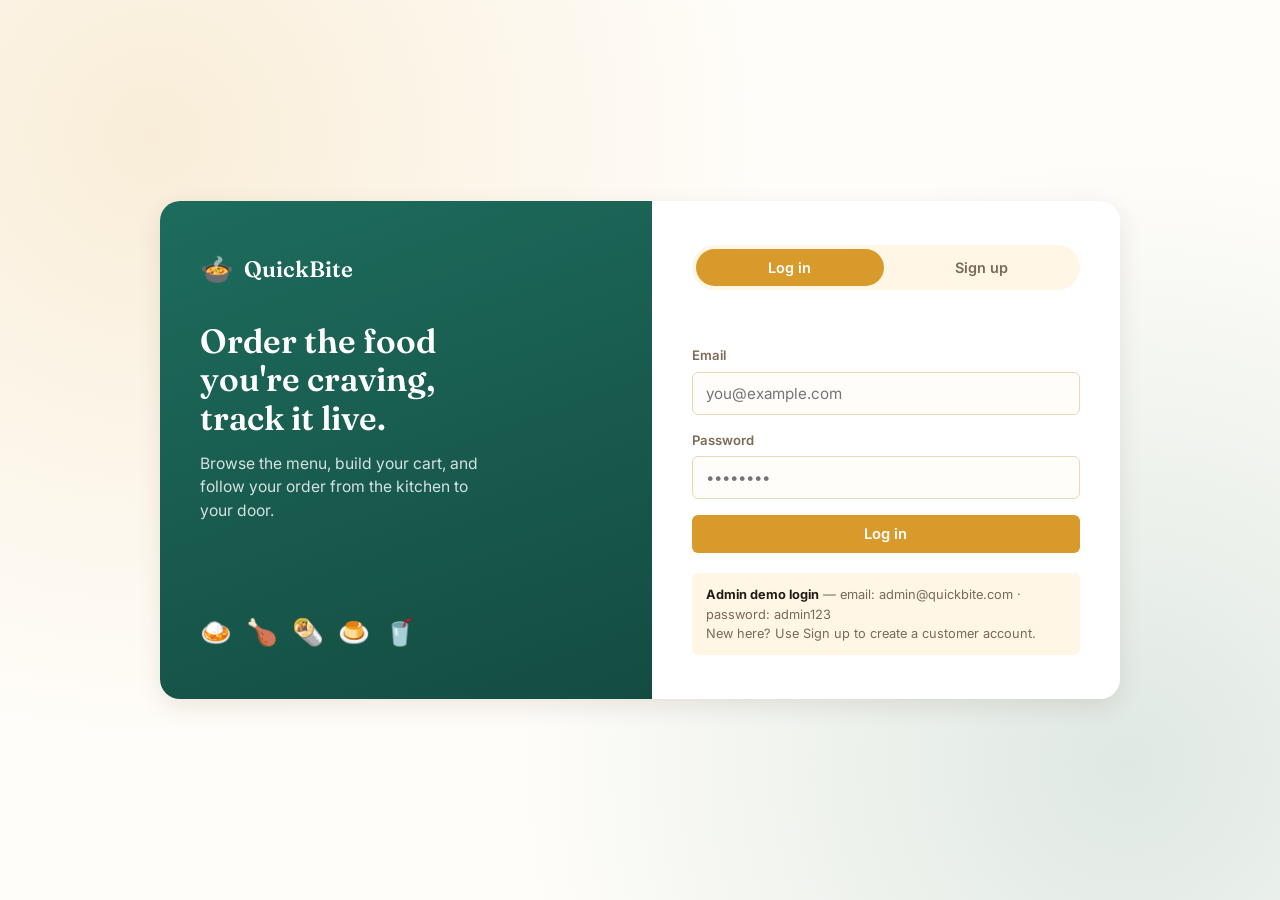
<file: index.html>
<!DOCTYPE html>
<html lang="en">
<head>
<meta charset="UTF-8">
<meta name="viewport" content="width=device-width, initial-scale=1.0">
<title>QuickBite — Sign in</title>
<link rel="stylesheet" href="style.css">
</head>
<body>

<div class="auth-shell">
  <div class="auth-card">

    <div class="auth-hero">
      <div>
        <div class="brand"><span class="brand-mark">🍲</span> QuickBite</div>
        <h1>Order the food<br>you're craving,<br>track it live.</h1>
        <p class="tagline">Browse the menu, build your cart, and follow your order from the kitchen to your door.</p>
      </div>
      <div class="hero-menu-strip">
        <span>🍛</span><span>🍗</span><span>🌯</span><span>🍮</span><span>🥤</span>
      </div>
    </div>

    <div class="auth-form-side">
      <div class="auth-tabs">
        <button type="button" id="tab-login" class="is-active">Log in</button>
        <button type="button" id="tab-signup">Sign up</button>
      </div>

      <p class="auth-message" id="auth-message"></p>

      <!-- LOGIN -->
      <form id="login-form">
        <div class="field">
          <label for="login-email">Email</label>
          <input type="email" id="login-email" required placeholder="you@example.com">
        </div>
        <div class="field">
          <label for="login-password">Password</label>
          <input type="password" id="login-password" required placeholder="••••••••">
        </div>
        <button type="submit" class="btn btn-primary btn-block">Log in</button>
      </form>

      <!-- SIGNUP -->
      <form id="signup-form" class="is-hidden">
        <div class="field">
          <label for="signup-name">Full name</label>
          <input type="text" id="signup-name" required placeholder="Priya Sharma">
        </div>
        <div class="field">
          <label for="signup-email">Email</label>
          <input type="email" id="signup-email" required placeholder="you@example.com">
        </div>
        <div class="field">
          <label for="signup-phone">Phone</label>
          <input type="tel" id="signup-phone" placeholder="98765 43210">
        </div>
        <div class="field">
          <label for="signup-password">Password</label>
          <input type="password" id="signup-password" required placeholder="Create a password">
        </div>
        <button type="submit" class="btn btn-primary btn-block">Create account</button>
      </form>

      <div class="auth-hint">
        <strong>Admin demo login</strong> — email: admin@quickbite.com · password: admin123<br>
        New here? Use Sign up to create a customer account.
      </div>
    </div>

  </div>
</div>

<script src="data.js"></script>
<script src="auth.js"></script>
</body>
</html>
</file>
<file: style.css>
/* ==========================================================================
   style.css — QuickBite
   Palette: turmeric gold + curry-leaf green + chili maroon on warm ivory.
   Layout: Flexbox for bars/rows, CSS Grid for card collections and tables.
   ========================================================================== */

@import url('https://fonts.googleapis.com/css2?family=Fraunces:opsz,wght@9..144,500;9..144,600;9..144,700&family=Inter:wght@400;500;600;700&display=swap');

:root {
  --bg: #FFFDF9;
  --surface: #FFF6E6;
  --surface-alt: #FCEFD3;
  --primary: #D89B2B;
  --primary-dark: #A97A1C;
  --secondary: #1D6C5D;
  --secondary-dark: #144C41;
  --accent: #A3321F;
  --text: #241C15;
  --text-muted: #7A6A57;
  --border: #E9D8B8;
  --white: #FFFFFF;
  --radius-sm: 6px;
  --radius: 12px;
  --radius-lg: 20px;
  --shadow: 0 8px 24px rgba(64, 44, 12, 0.10);
  --font-display: 'Fraunces', Georgia, serif;
  --font-body: 'Inter', -apple-system, BlinkMacSystemFont, sans-serif;
}

* { box-sizing: border-box; }

html, body {
  margin: 0;
  padding: 0;
  min-height: 100%;
}

body {
  background: var(--bg);
  color: var(--text);
  font-family: var(--font-body);
  line-height: 1.5;
}

h1, h2, h3 {
  font-family: var(--font-display);
  margin: 0;
  color: var(--text);
}

p { margin: 0; }

button {
  font-family: var(--font-body);
  cursor: pointer;
  border: none;
  background: none;
}

input, select, textarea {
  font-family: var(--font-body);
  font-size: 0.95rem;
}

a { color: inherit; }

.is-hidden { display: none !important; }

/* ---------- buttons ---------- */
.btn {
  display: inline-flex;
  align-items: center;
  justify-content: center;
  gap: 6px;
  padding: 10px 20px;
  border-radius: var(--radius-sm);
  font-weight: 600;
  font-size: 0.92rem;
  transition: transform 0.12s ease, box-shadow 0.12s ease;
}
.btn:active { transform: scale(0.97); }
.btn-primary { background: var(--primary); color: var(--white); }
.btn-primary:hover { background: var(--primary-dark); }
.btn-secondary { background: var(--secondary); color: var(--white); }
.btn-secondary:hover { background: var(--secondary-dark); }
.btn-outline { background: transparent; color: var(--text); border: 1.5px solid var(--border); }
.btn-outline:hover { border-color: var(--primary); color: var(--primary-dark); }
.btn-danger { background: var(--accent); color: var(--white); }
.btn-danger:hover { opacity: 0.88; }
.btn-sm { padding: 6px 12px; font-size: 0.82rem; }
.btn-block { width: 100%; }

/* ==========================================================================
   AUTH PAGE (index.html)
   ========================================================================== */
.auth-shell {
  min-height: 100vh;
  display: flex;
  align-items: center;
  justify-content: center;
  padding: 24px;
  background:
    radial-gradient(circle at 12% 15%, rgba(216,155,43,0.16), transparent 45%),
    radial-gradient(circle at 88% 85%, rgba(29,108,93,0.14), transparent 45%),
    var(--bg);
}

.auth-card {
  width: 100%;
  max-width: 960px;
  display: grid;
  grid-template-columns: 1.05fr 1fr;
  background: var(--white);
  border-radius: var(--radius-lg);
  box-shadow: var(--shadow);
  overflow: hidden;
}

.auth-hero {
  background: linear-gradient(160deg, var(--secondary) 0%, var(--secondary-dark) 100%);
  color: var(--white);
  padding: 48px 40px;
  display: flex;
  flex-direction: column;
  justify-content: space-between;
}

.auth-hero .brand {
  display: flex;
  align-items: center;
  gap: 10px;
  font-family: var(--font-display);
  font-size: 1.4rem;
  font-weight: 600;
}

.auth-hero .brand-mark { font-size: 1.7rem; }

.auth-hero h1 {
  color: var(--white);
  font-size: 2.1rem;
  line-height: 1.15;
  margin-top: 32px;
  font-weight: 600;
}

.auth-hero p.tagline {
  margin-top: 14px;
  color: rgba(255,255,255,0.82);
  font-size: 0.98rem;
  max-width: 30ch;
}

.hero-menu-strip {
  display: flex;
  gap: 14px;
  margin-top: 40px;
  font-size: 1.6rem;
}

.auth-form-side {
  padding: 44px 40px;
  display: flex;
  flex-direction: column;
}

.auth-tabs {
  display: flex;
  gap: 4px;
  background: var(--surface);
  border-radius: 999px;
  padding: 4px;
  margin-bottom: 28px;
}

.auth-tabs button {
  flex: 1;
  padding: 10px 0;
  border-radius: 999px;
  font-weight: 600;
  color: var(--text-muted);
  font-size: 0.9rem;
}

.auth-tabs button.is-active {
  background: var(--primary);
  color: var(--white);
}

.field {
  display: flex;
  flex-direction: column;
  gap: 6px;
  margin-bottom: 16px;
}

.field label {
  font-size: 0.82rem;
  font-weight: 600;
  color: var(--text-muted);
}

.field input {
  padding: 11px 13px;
  border: 1.5px solid var(--border);
  border-radius: var(--radius-sm);
  background: var(--bg);
  outline: none;
}

.field input:focus { border-color: var(--primary); }

.auth-message {
  min-height: 20px;
  font-size: 0.86rem;
  margin-bottom: 8px;
}
.auth-message.is-error { color: var(--accent); }
.auth-message.is-success { color: var(--secondary); }

.auth-hint {
  margin-top: 20px;
  padding: 12px 14px;
  background: var(--surface);
  border-radius: var(--radius-sm);
  font-size: 0.8rem;
  color: var(--text-muted);
}
.auth-hint strong { color: var(--text); }

/* ==========================================================================
   APP SHELL (user.html + admin.html share this header/nav pattern)
   ========================================================================== */
.app-header {
  display: flex;
  align-items: center;
  justify-content: space-between;
  padding: 16px 32px;
  background: var(--white);
  border-bottom: 1px solid var(--border);
  position: sticky;
  top: 0;
  z-index: 10;
  flex-wrap: wrap;
  gap: 12px;
}

.brand {
  display: flex;
  align-items: center;
  gap: 8px;
  font-family: var(--font-display);
  font-size: 1.25rem;
  font-weight: 600;
}

.app-nav {
  display: flex;
  gap: 6px;
  background: var(--surface);
  padding: 4px;
  border-radius: 999px;
}

.app-nav button {
  padding: 9px 18px;
  border-radius: 999px;
  font-weight: 600;
  font-size: 0.88rem;
  color: var(--text-muted);
  display: flex;
  align-items: center;
  gap: 6px;
}

.app-nav button.is-active {
  background: var(--secondary);
  color: var(--white);
}

.badge-count {
  background: var(--accent);
  color: var(--white);
  border-radius: 999px;
  font-size: 0.7rem;
  padding: 1px 7px;
  font-weight: 700;
}

.header-right {
  display: flex;
  align-items: center;
  gap: 14px;
}

.header-user {
  font-size: 0.88rem;
  color: var(--text-muted);
}
.header-user strong { color: var(--text); }

.app-main {
  max-width: 1180px;
  margin: 0 auto;
  padding: 32px 24px 64px;
}

.section-heading {
  display: flex;
  justify-content: space-between;
  align-items: baseline;
  flex-wrap: wrap;
  gap: 10px;
  margin-bottom: 20px;
}

.section-heading h2 { font-size: 1.5rem; }
.section-heading .muted { color: var(--text-muted); font-size: 0.9rem; }

/* ---------- category chips ---------- */
.category-row {
  display: flex;
  gap: 10px;
  flex-wrap: wrap;
  margin-bottom: 24px;
}

.chip {
  padding: 8px 16px;
  border-radius: 999px;
  border: 1.5px solid var(--border);
  font-size: 0.85rem;
  font-weight: 600;
  color: var(--text-muted);
  background: var(--white);
}

.chip.is-active {
  background: var(--primary);
  border-color: var(--primary);
  color: var(--white);
}

/* ---------- menu grid ---------- */
.menu-grid {
  display: grid;
  grid-template-columns: repeat(auto-fill, minmax(240px, 1fr));
  gap: 18px;
}

.food-card {
  background: var(--white);
  border: 1px solid var(--border);
  border-radius: var(--radius);
  padding: 18px;
  display: flex;
  flex-direction: column;
  gap: 10px;
}

.food-card .food-emoji {
  font-size: 2.2rem;
  width: 56px;
  height: 56px;
  display: flex;
  align-items: center;
  justify-content: center;
  background: var(--surface);
  border-radius: var(--radius-sm);
}

.food-card h3 { font-size: 1.05rem; }
.food-card .food-desc { color: var(--text-muted); font-size: 0.85rem; flex-grow: 1; }
.food-card .food-cat { font-size: 0.72rem; color: var(--secondary); font-weight: 700; }

.food-card-footer {
  display: flex;
  align-items: center;
  justify-content: space-between;
  margin-top: 4px;
}

.food-price { font-weight: 700; font-size: 1.05rem; }

.unavailable-tag {
  font-size: 0.75rem;
  color: var(--accent);
  font-weight: 600;
}

/* ---------- qty stepper ---------- */
.stepper {
  display: flex;
  align-items: center;
  gap: 10px;
  background: var(--surface);
  border-radius: 999px;
  padding: 4px 6px;
}

.stepper button {
  width: 26px;
  height: 26px;
  border-radius: 50%;
  background: var(--white);
  font-weight: 700;
  display: flex;
  align-items: center;
  justify-content: center;
  border: 1px solid var(--border);
}

.stepper span { min-width: 16px; text-align: center; font-weight: 600; }

/* ---------- cart ---------- */
.cart-layout {
  display: grid;
  grid-template-columns: 1.6fr 1fr;
  gap: 24px;
  align-items: start;
}

.cart-list { display: flex; flex-direction: column; gap: 12px; }

.cart-row {
  display: flex;
  align-items: center;
  gap: 14px;
  background: var(--white);
  border: 1px solid var(--border);
  border-radius: var(--radius);
  padding: 12px 16px;
}

.cart-row .food-emoji { font-size: 1.6rem; }
.cart-row .cart-row-info { flex-grow: 1; }
.cart-row .cart-row-info h4 { margin: 0 0 2px; font-size: 0.95rem; }
.cart-row .cart-row-info span { font-size: 0.8rem; color: var(--text-muted); }
.cart-row .remove-link { font-size: 0.78rem; color: var(--accent); font-weight: 600; }

.summary-card {
  background: var(--surface);
  border-radius: var(--radius);
  padding: 20px;
  display: flex;
  flex-direction: column;
  gap: 14px;
  position: sticky;
  top: 96px;
}

.summary-row {
  display: flex;
  justify-content: space-between;
  font-size: 0.9rem;
  color: var(--text-muted);
}
.summary-row.total {
  font-size: 1.1rem;
  font-weight: 700;
  color: var(--text);
  border-top: 1px dashed var(--border);
  padding-top: 12px;
}

.empty-state {
  text-align: center;
  padding: 60px 20px;
  color: var(--text-muted);
}
.empty-state .empty-emoji { font-size: 2.6rem; margin-bottom: 12px; }

/* ---------- orders ---------- */
.order-list { display: flex; flex-direction: column; gap: 14px; }

.order-card {
  background: var(--white);
  border: 1px solid var(--border);
  border-radius: var(--radius);
  padding: 18px 20px;
}

.order-card-top {
  display: flex;
  justify-content: space-between;
  align-items: flex-start;
  flex-wrap: wrap;
  gap: 10px;
  margin-bottom: 10px;
}

.order-id { font-weight: 700; }
.order-date { font-size: 0.8rem; color: var(--text-muted); }
.order-items { font-size: 0.85rem; color: var(--text-muted); margin-bottom: 8px; }
.order-total { font-weight: 700; }

.status-pill {
  padding: 5px 13px;
  border-radius: 999px;
  font-size: 0.75rem;
  font-weight: 700;
  white-space: nowrap;
}
.status-Placed { background: #EFE7DA; color: #6B5D4F; }
.status-Preparing { background: #FBEBC7; color: #8A5F0B; }
.status-Out-for-Delivery { background: #DCEEE9; color: #14524A; }
.status-Delivered { background: #DDEFDD; color: #256B25; }
.status-Cancelled { background: #F6DEDA; color: #8A2A1A; }

/* ==========================================================================
   ADMIN
   ========================================================================== */
.stat-grid {
  display: grid;
  grid-template-columns: repeat(auto-fit, minmax(200px, 1fr));
  gap: 16px;
  margin-bottom: 32px;
}

.stat-card {
  background: var(--white);
  border: 1px solid var(--border);
  border-radius: var(--radius);
  padding: 20px;
}
.stat-card .stat-label { font-size: 0.8rem; color: var(--text-muted); font-weight: 600; }
.stat-card .stat-value { font-family: var(--font-display); font-size: 1.9rem; margin-top: 6px; }

.admin-layout {
  display: grid;
  grid-template-columns: 320px 1fr;
  gap: 24px;
  align-items: start;
}

.panel {
  background: var(--white);
  border: 1px solid var(--border);
  border-radius: var(--radius);
  padding: 20px;
}
.panel h3 { font-size: 1.05rem; margin-bottom: 16px; }

.form-grid {
  display: flex;
  flex-direction: column;
  gap: 12px;
}

.form-grid .two-col {
  display: grid;
  grid-template-columns: 1fr 1fr;
  gap: 12px;
}

.form-grid label {
  font-size: 0.78rem;
  font-weight: 600;
  color: var(--text-muted);
  display: block;
  margin-bottom: 4px;
}

.form-grid input, .form-grid select, .form-grid textarea {
  width: 100%;
  padding: 9px 11px;
  border: 1.5px solid var(--border);
  border-radius: var(--radius-sm);
  background: var(--bg);
  outline: none;
}
.form-grid input:focus, .form-grid select:focus, .form-grid textarea:focus { border-color: var(--primary); }

.checkbox-row { display: flex; align-items: center; gap: 8px; }
.checkbox-row input { width: auto; }

.form-actions { display: flex; gap: 10px; margin-top: 4px; }

.data-table {
  width: 100%;
  border-collapse: collapse;
  font-size: 0.88rem;
}
.data-table th {
  text-align: left;
  padding: 10px 12px;
  color: var(--text-muted);
  font-size: 0.75rem;
  font-weight: 700;
  border-bottom: 2px solid var(--border);
}
.data-table td {
  padding: 12px;
  border-bottom: 1px solid var(--border);
  vertical-align: middle;
}
.data-table tr:last-child td { border-bottom: none; }

.table-scroll { overflow-x: auto; }

.row-actions { display: flex; gap: 8px; }

.status-select {
  padding: 6px 10px;
  border-radius: var(--radius-sm);
  border: 1.5px solid var(--border);
  background: var(--bg);
  font-weight: 600;
  font-size: 0.82rem;
}

/* ---------- responsive ---------- */
@media (max-width: 860px) {
  .auth-card { grid-template-columns: 1fr; }
  .auth-hero { order: 2; }
  .cart-layout { grid-template-columns: 1fr; }
  .admin-layout { grid-template-columns: 1fr; }
  .app-header { padding: 14px 16px; }
  .app-main { padding: 24px 16px 48px; }
  .form-grid .two-col { grid-template-columns: 1fr; }
}
</file>
